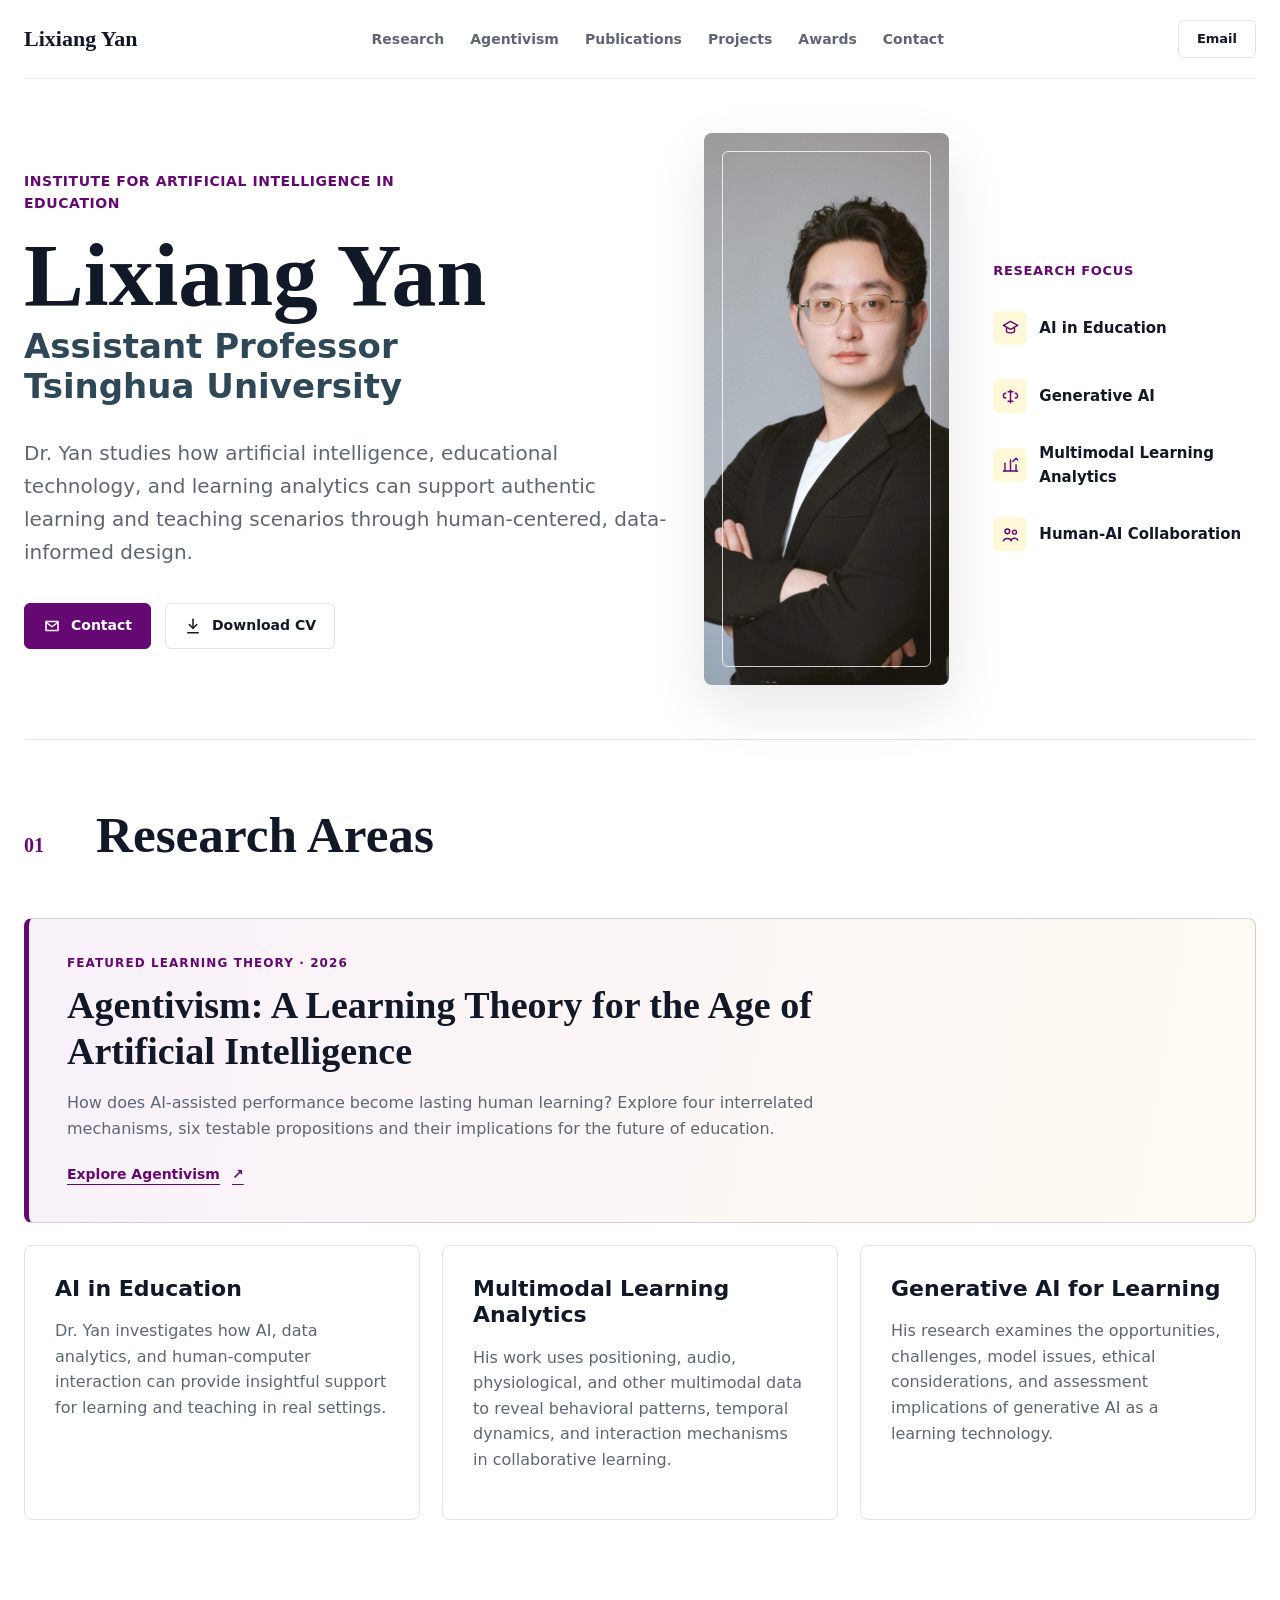
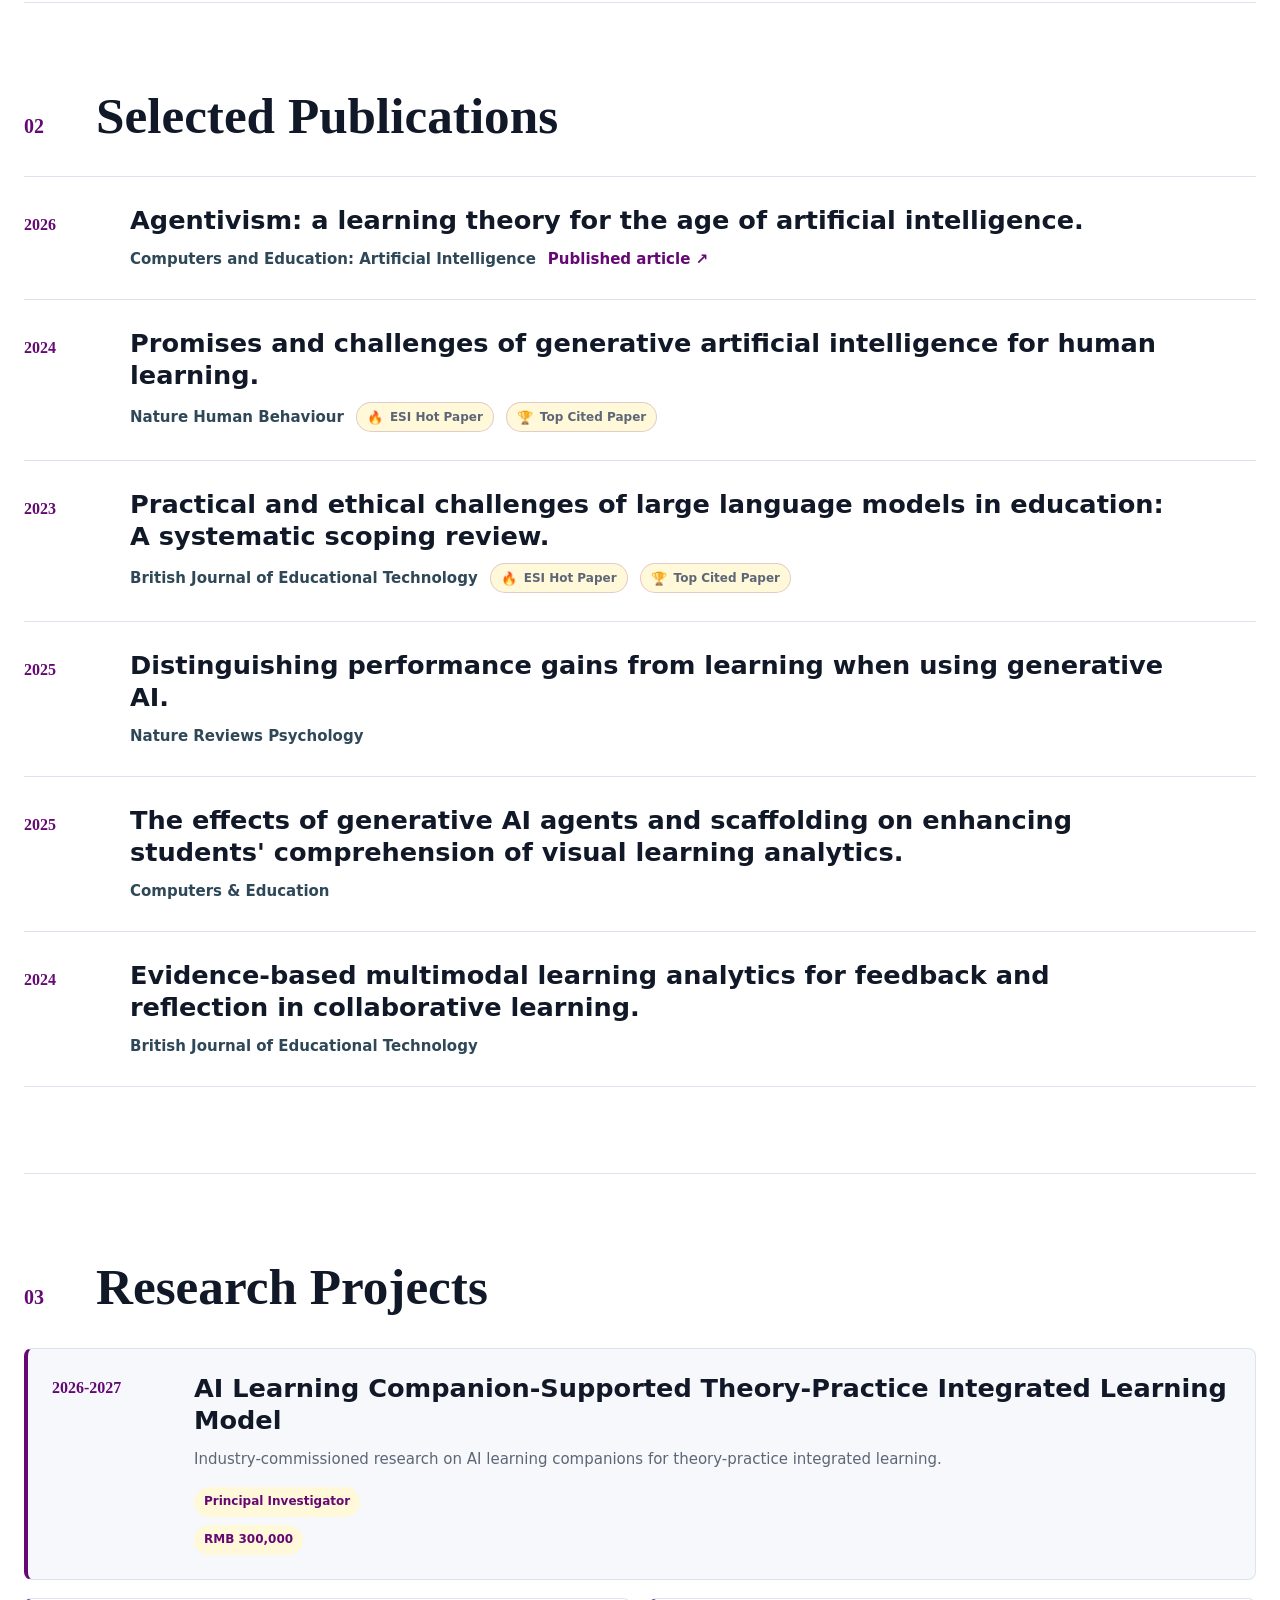
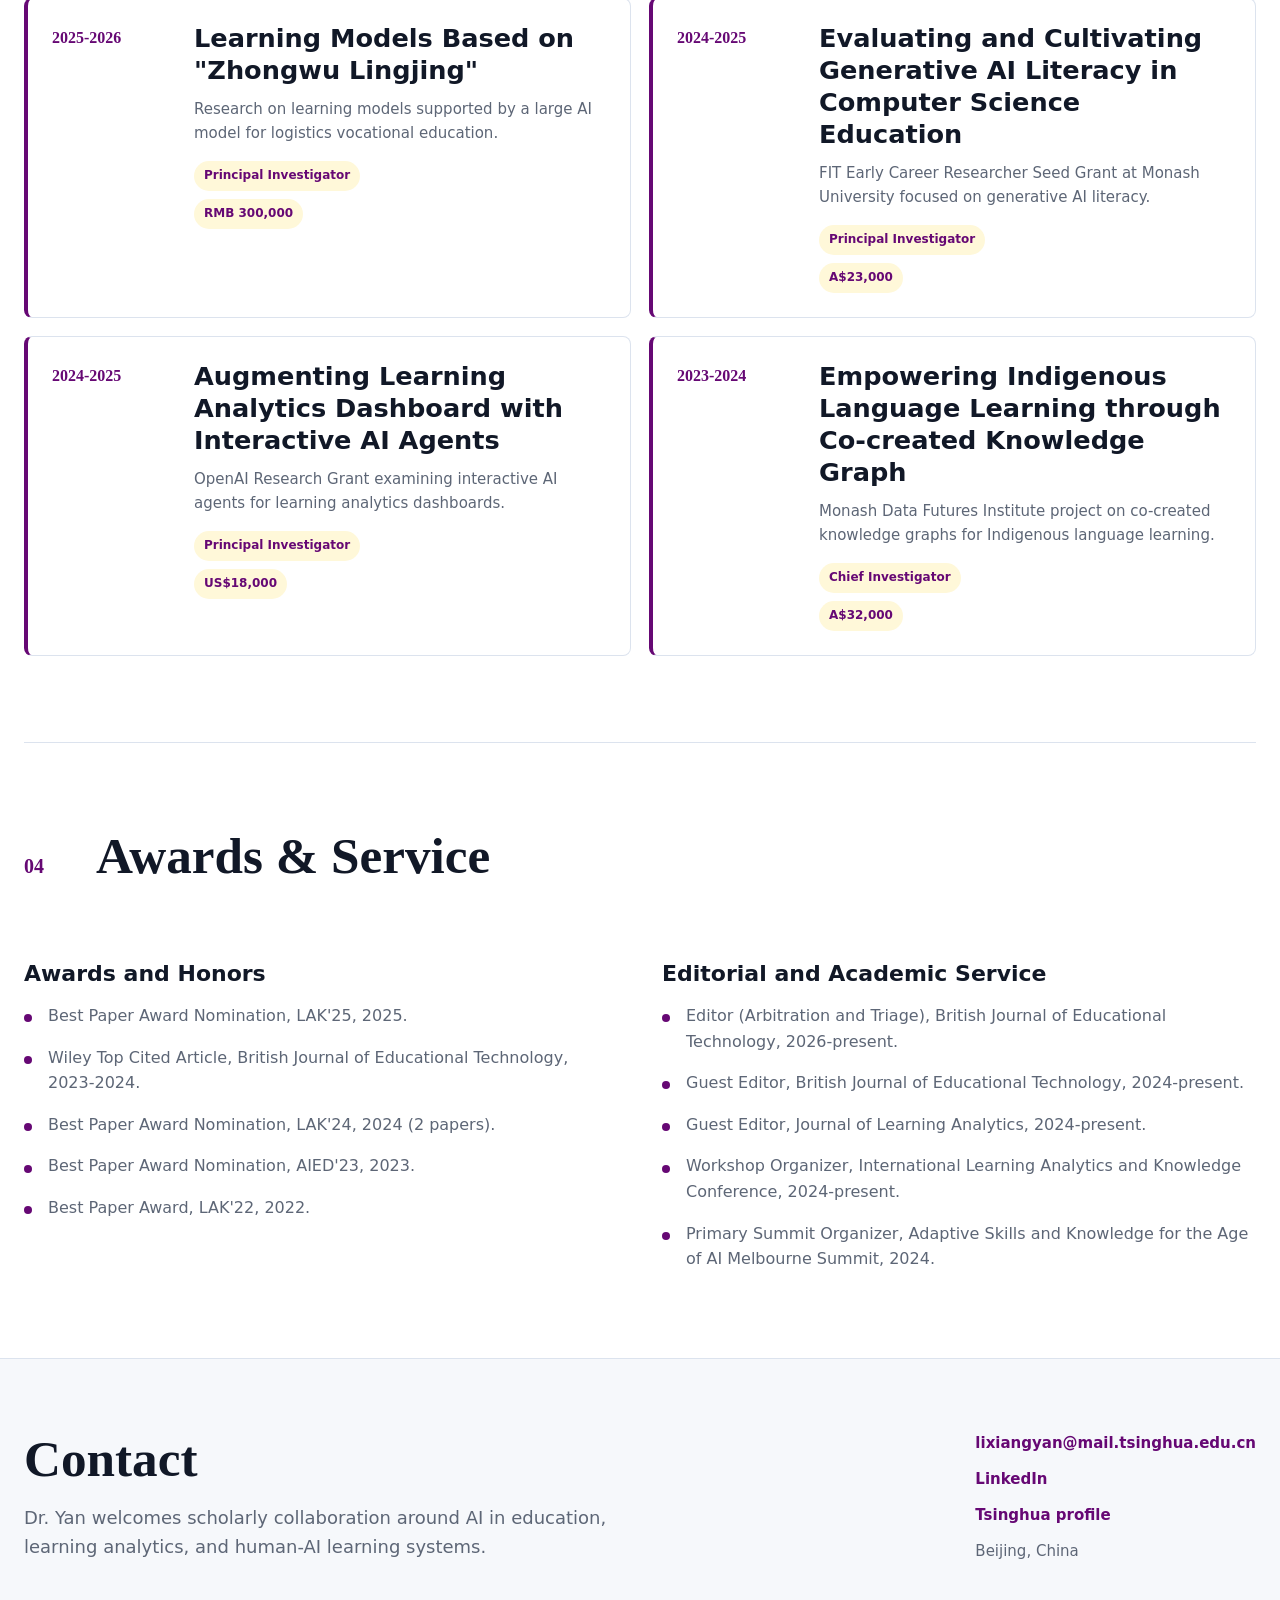
<file: index.html>
<!doctype html>
<html lang="en">
  <head>
    <meta charset="utf-8" />
    <meta name="viewport" content="width=device-width, initial-scale=1" />
    <title>Lixiang Yan | Academic Portfolio</title>
    <meta
      name="description"
      content="Academic portfolio for Dr. Lixiang Yan, Assistant Professor at the Institute for Artificial Intelligence in Education, Tsinghua University."
    />
    <link rel="stylesheet" href="styles.css" />
  </head>
  <body>
    <header class="site-header">
      <a class="wordmark" href="#top" aria-label="Lixiang Yan home">Lixiang Yan</a>
      <nav class="nav" aria-label="Primary navigation">
        <a href="#research">Research</a>
        <a href="agentivism/">Agentivism</a>
        <a href="#publications">Publications</a>
        <a href="#projects">Projects</a>
        <a href="#awards">Awards</a>
        <a href="#contact">Contact</a>
      </nav>
      <a class="header-action" href="mailto:lixiangyan@mail.tsinghua.edu.cn">Email</a>
    </header>

    <main id="top">
      <section class="hero section-shell" aria-labelledby="hero-title">
        <div class="hero-copy">
          <p class="institution">Institute for Artificial Intelligence in Education</p>
          <h1 id="hero-title">Lixiang Yan</h1>
          <p class="role">
            Assistant Professor<br />
            Tsinghua University
          </p>
          <p class="hero-summary">
            Dr. Yan studies how artificial intelligence, educational technology, and learning analytics can support authentic learning and teaching scenarios through human-centered, data-informed design.
          </p>
          <div class="hero-actions" aria-label="Profile actions">
            <a class="button button-primary" href="mailto:lixiangyan@mail.tsinghua.edu.cn">
              <svg aria-hidden="true" viewBox="0 0 24 24">
                <path d="M4 6h16v12H4z" />
                <path d="m4 7 8 6 8-6" />
              </svg>
              Contact
            </a>
            <a class="button button-secondary" href="Lixiang%20Yan%20-%20Faculty%20CV.pdf">
              <svg aria-hidden="true" viewBox="0 0 24 24">
                <path d="M12 3v12" />
                <path d="m7 10 5 5 5-5" />
                <path d="M5 21h14" />
              </svg>
              Download CV
            </a>
          </div>
        </div>

        <div class="portrait-panel">
          <img src="profile.png" alt="Portrait of Dr. Lixiang Yan" />
        </div>

        <aside class="focus-panel" aria-label="Research focus">
          <h2>Research Focus</h2>
          <ul>
            <li>
              <span class="line-icon" aria-hidden="true">
                <svg viewBox="0 0 24 24"><path d="M3 8 12 3l9 5-9 5z" /><path d="M7 11v5c2 2 8 2 10 0v-5" /></svg>
              </span>
              AI in Education
            </li>
            <li>
              <span class="line-icon" aria-hidden="true">
                <svg viewBox="0 0 24 24"><path d="M12 4v16" /><path d="M6 8a3 3 0 1 0 0 6" /><path d="M18 8a3 3 0 1 1 0 6" /><path d="M9 6h6" /><path d="M9 18h6" /></svg>
              </span>
              Generative AI
            </li>
            <li>
              <span class="line-icon" aria-hidden="true">
                <svg viewBox="0 0 24 24"><path d="M5 19V9" /><path d="M12 19V5" /><path d="M19 19v-8" /><path d="M3 19h18" /><path d="m15 7 4-4 2 2" /></svg>
              </span>
              Multimodal Learning Analytics
            </li>
            <li>
              <span class="line-icon" aria-hidden="true">
                <svg viewBox="0 0 24 24"><circle cx="8" cy="8" r="3" /><circle cx="17" cy="9" r="2.5" /><path d="M3 20c1-4 9-4 10 0" /><path d="M13 19c1-3 7-3 8 0" /></svg>
              </span>
              Human-AI Collaboration
            </li>
          </ul>
        </aside>
      </section>

      <section id="research" class="section-shell research-grid" aria-labelledby="research-title">
        <div class="section-heading">
          <span>01</span>
          <h2 id="research-title">Research Areas</h2>
        </div>
        <article class="research-card agentivism-feature">
          <div class="agentivism-feature-kicker">Featured learning theory · 2026</div>
          <h3>Agentivism: A Learning Theory for the Age of Artificial Intelligence</h3>
          <p>How does AI-assisted performance become lasting human learning? Explore four interrelated mechanisms, six testable propositions and their implications for the future of education.</p>
          <a class="agentivism-feature-link" href="agentivism/">Explore Agentivism <span aria-hidden="true">↗</span></a>
        </article>
        <article class="research-card">
          <h3>AI in Education</h3>
          <p>
            Dr. Yan investigates how AI, data analytics, and human-computer interaction can provide insightful support for learning and teaching in real settings.
          </p>
        </article>
        <article class="research-card">
          <h3>Multimodal Learning Analytics</h3>
          <p>
            His work uses positioning, audio, physiological, and other multimodal data to reveal behavioral patterns, temporal dynamics, and interaction mechanisms in collaborative learning.
          </p>
        </article>
        <article class="research-card">
          <h3>Generative AI for Learning</h3>
          <p>
            His research examines the opportunities, challenges, model issues, ethical considerations, and assessment implications of generative AI as a learning technology.
          </p>
        </article>
      </section>

      <section id="publications" class="section-shell split-section" aria-labelledby="publications-title">
        <div class="section-heading">
          <span>02</span>
          <h2 id="publications-title">Selected Publications</h2>
        </div>
        <div class="publication-list">
          <article class="publication">
            <span class="pub-year">2026</span>
            <div class="pub-body">
              <h3><a href="agentivism/">Agentivism: a learning theory for the age of artificial intelligence.</a></h3>
              <p class="journal"><strong>Computers and Education: Artificial Intelligence</strong> <a href="https://doi.org/10.1016/j.caeai.2026.100684" target="_blank" rel="noopener noreferrer">Published article ↗</a></p>
            </div>
          </article>
          <article class="publication">
            <span class="pub-year">2024</span>
            <div class="pub-body">
              <h3>
                <a href="https://doi.org/10.1038/s41562-024-02004-5" target="_blank" rel="noopener noreferrer">
                  Promises and challenges of generative artificial intelligence for human learning.
                </a>
              </h3>
              <p class="journal">
                <strong>Nature Human Behaviour</strong>
                <span class="pub-tag"><span aria-hidden="true">🔥</span> ESI Hot Paper</span>
                <span class="pub-tag"><span aria-hidden="true">🏆</span> Top Cited Paper</span>
              </p>
            </div>
          </article>
          <article class="publication">
            <span class="pub-year">2023</span>
            <div class="pub-body">
              <h3>
                <a href="https://doi.org/10.1111/bjet.13370" target="_blank" rel="noopener noreferrer">
                  Practical and ethical challenges of large language models in education: A systematic scoping review.
                </a>
              </h3>
              <p class="journal">
                <strong>British Journal of Educational Technology</strong>
                <span class="pub-tag"><span aria-hidden="true">🔥</span> ESI Hot Paper</span>
                <span class="pub-tag"><span aria-hidden="true">🏆</span> Top Cited Paper</span>
              </p>
            </div>
          </article>
          <article class="publication">
            <span class="pub-year">2025</span>
            <div class="pub-body">
              <h3>
                <a href="https://doi.org/10.1038/s44159-025-00467-5" target="_blank" rel="noopener noreferrer">
                  Distinguishing performance gains from learning when using generative AI.
                </a>
              </h3>
              <p class="journal"><strong>Nature Reviews Psychology</strong></p>
            </div>
          </article>
          <article class="publication">
            <span class="pub-year">2025</span>
            <div class="pub-body">
              <h3>
                <a href="https://doi.org/10.1016/j.compedu.2025.105322" target="_blank" rel="noopener noreferrer">
                  The effects of generative AI agents and scaffolding on enhancing students' comprehension of visual learning analytics.
                </a>
              </h3>
              <p class="journal"><strong>Computers & Education</strong></p>
            </div>
          </article>
          <article class="publication">
            <span class="pub-year">2024</span>
            <div class="pub-body">
              <h3>
                <a href="https://doi.org/10.1111/bjet.13498" target="_blank" rel="noopener noreferrer">
                  Evidence-based multimodal learning analytics for feedback and reflection in collaborative learning.
                </a>
              </h3>
              <p class="journal"><strong>British Journal of Educational Technology</strong></p>
            </div>
          </article>
        </div>
      </section>

      <section id="projects" class="section-shell projects-section" aria-labelledby="projects-title">
        <div class="section-heading">
          <span>03</span>
          <h2 id="projects-title">Research Projects</h2>
        </div>
        <div class="timeline">
          <article class="timeline-item">
            <time>2026-2027</time>
            <div class="project-content">
              <h3>AI Learning Companion-Supported Theory-Practice Integrated Learning Model</h3>
              <p>Industry-commissioned research on AI learning companions for theory-practice integrated learning.</p>
              <div class="project-meta">
                <span class="project-role">Principal Investigator</span>
                <span class="project-amount">RMB 300,000</span>
              </div>
            </div>
          </article>
          <article class="timeline-item">
            <time>2025-2026</time>
            <div class="project-content">
              <h3>Learning Models Based on "Zhongwu Lingjing"</h3>
              <p>Research on learning models supported by a large AI model for logistics vocational education.</p>
              <div class="project-meta">
                <span class="project-role">Principal Investigator</span>
                <span class="project-amount">RMB 300,000</span>
              </div>
            </div>
          </article>
          <article class="timeline-item">
            <time>2024-2025</time>
            <div class="project-content">
              <h3>Evaluating and Cultivating Generative AI Literacy in Computer Science Education</h3>
              <p>FIT Early Career Researcher Seed Grant at Monash University focused on generative AI literacy.</p>
              <div class="project-meta">
                <span class="project-role">Principal Investigator</span>
                <span class="project-amount">A$23,000</span>
              </div>
            </div>
          </article>
          <article class="timeline-item">
            <time>2024-2025</time>
            <div class="project-content">
              <h3>Augmenting Learning Analytics Dashboard with Interactive AI Agents</h3>
              <p>OpenAI Research Grant examining interactive AI agents for learning analytics dashboards.</p>
              <div class="project-meta">
                <span class="project-role">Principal Investigator</span>
                <span class="project-amount">US$18,000</span>
              </div>
            </div>
          </article>
          <article class="timeline-item">
            <time>2023-2024</time>
            <div class="project-content">
              <h3>Empowering Indigenous Language Learning through Co-created Knowledge Graph</h3>
              <p>Monash Data Futures Institute project on co-created knowledge graphs for Indigenous language learning.</p>
              <div class="project-meta">
                <span class="project-role">Chief Investigator</span>
                <span class="project-amount">A$32,000</span>
              </div>
            </div>
          </article>
        </div>
      </section>

      <section id="awards" class="section-shell awards-grid" aria-labelledby="awards-title">
        <div class="section-heading">
          <span>04</span>
          <h2 id="awards-title">Awards & Service</h2>
        </div>
        <article>
          <h3>Awards and Honors</h3>
          <ul class="clean-list">
            <li>Best Paper Award Nomination, LAK'25, 2025.</li>
            <li>Wiley Top Cited Article, British Journal of Educational Technology, 2023-2024.</li>
            <li>Best Paper Award Nomination, LAK'24, 2024 (2 papers).</li>
            <li>Best Paper Award Nomination, AIED'23, 2023.</li>
            <li>Best Paper Award, LAK'22, 2022.</li>
          </ul>
        </article>
        <article>
          <h3>Editorial and Academic Service</h3>
          <ul class="clean-list">
            <li>Editor (Arbitration and Triage), British Journal of Educational Technology, 2026-present.</li>
            <li>Guest Editor, British Journal of Educational Technology, 2024-present.</li>
            <li>Guest Editor, Journal of Learning Analytics, 2024-present.</li>
            <li>Workshop Organizer, International Learning Analytics and Knowledge Conference, 2024-present.</li>
            <li>Primary Summit Organizer, Adaptive Skills and Knowledge for the Age of AI Melbourne Summit, 2024.</li>
          </ul>
        </article>
      </section>

      <section id="contact" class="contact-band" aria-labelledby="contact-title">
        <div class="section-shell contact-inner">
          <div>
            <h2 id="contact-title">Contact</h2>
            <p>Dr. Yan welcomes scholarly collaboration around AI in education, learning analytics, and human-AI learning systems.</p>
          </div>
          <address>
            <a href="mailto:lixiangyan@mail.tsinghua.edu.cn">lixiangyan@mail.tsinghua.edu.cn</a>
            <a href="https://www.linkedin.com/in/jimmieyan/" target="_blank" rel="noopener noreferrer">LinkedIn</a>
            <a href="https://www.ioe.tsinghua.edu.cn/info/1131/3718.htm" target="_blank" rel="noopener noreferrer">Tsinghua profile</a>
            <span>Beijing, China</span>
          </address>
        </div>
      </section>
    </main>

    <script src="script.js"></script>
  </body>
</html>
</file>
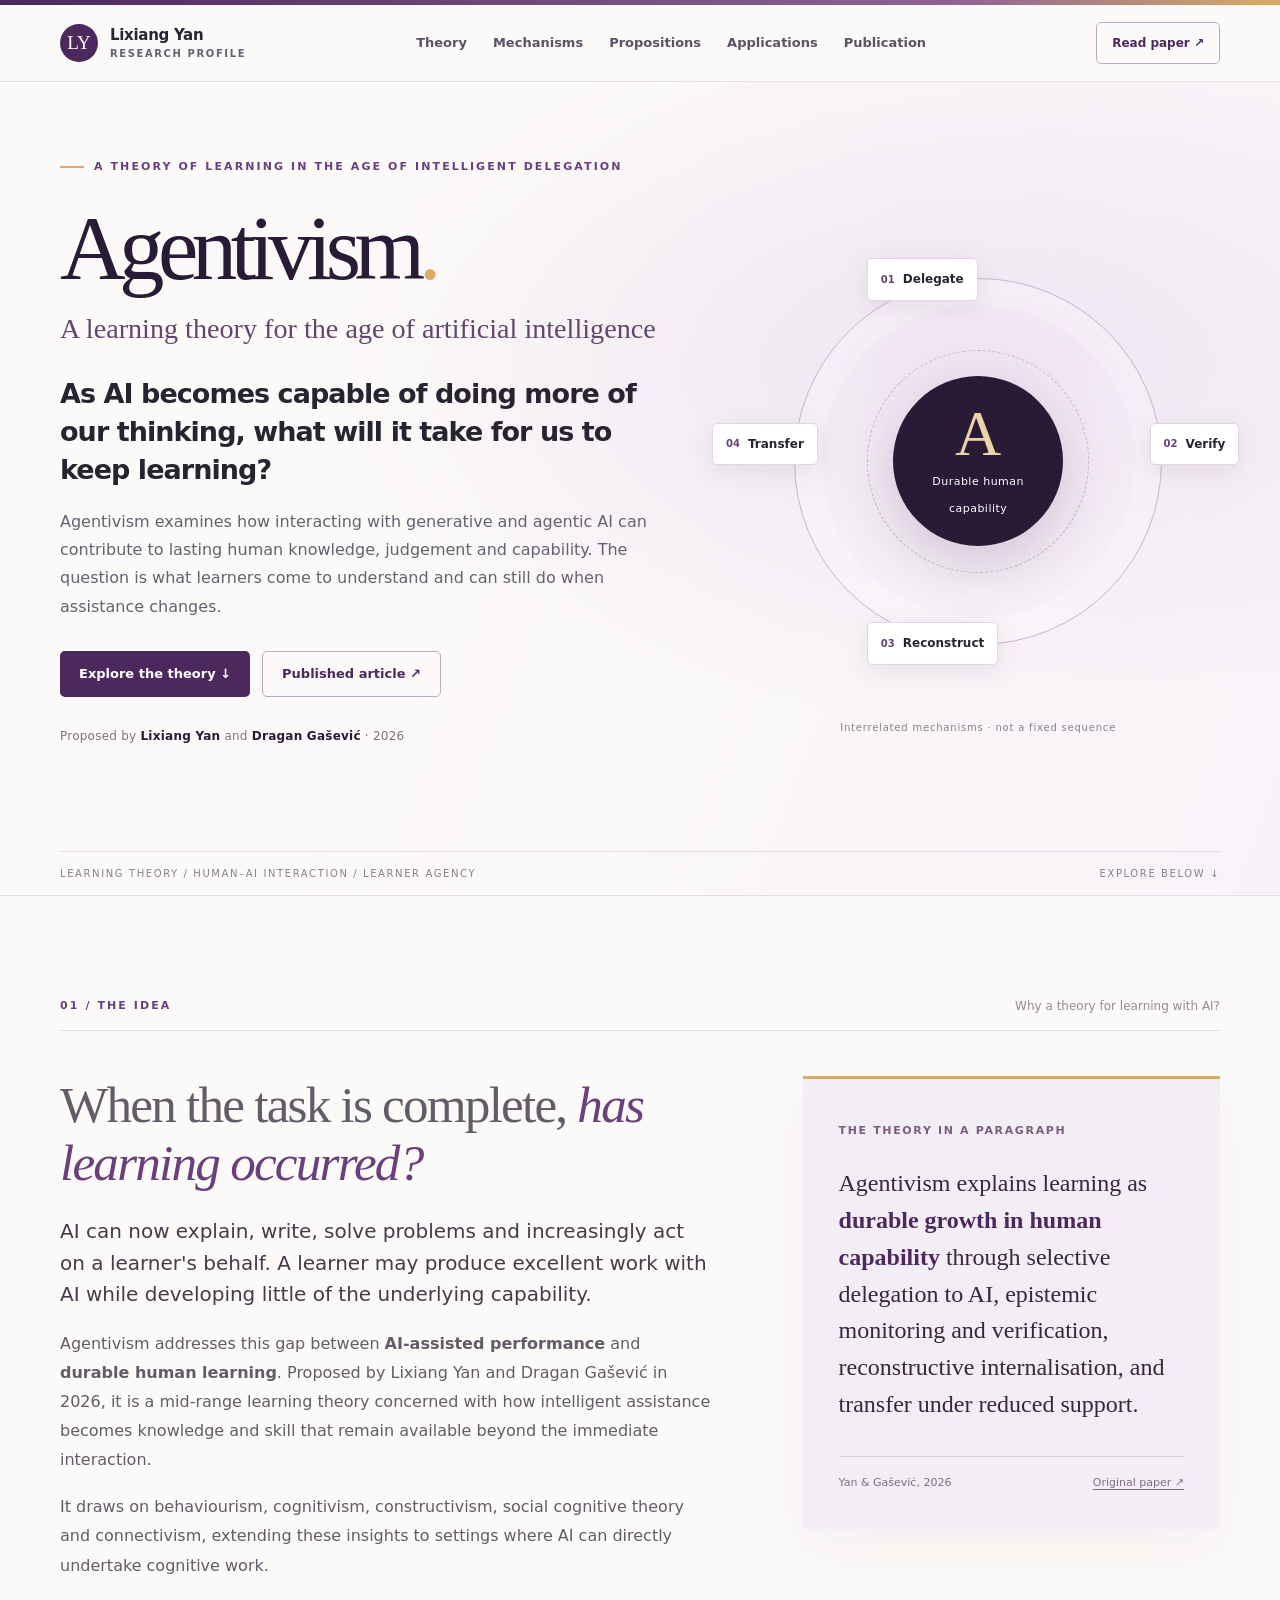
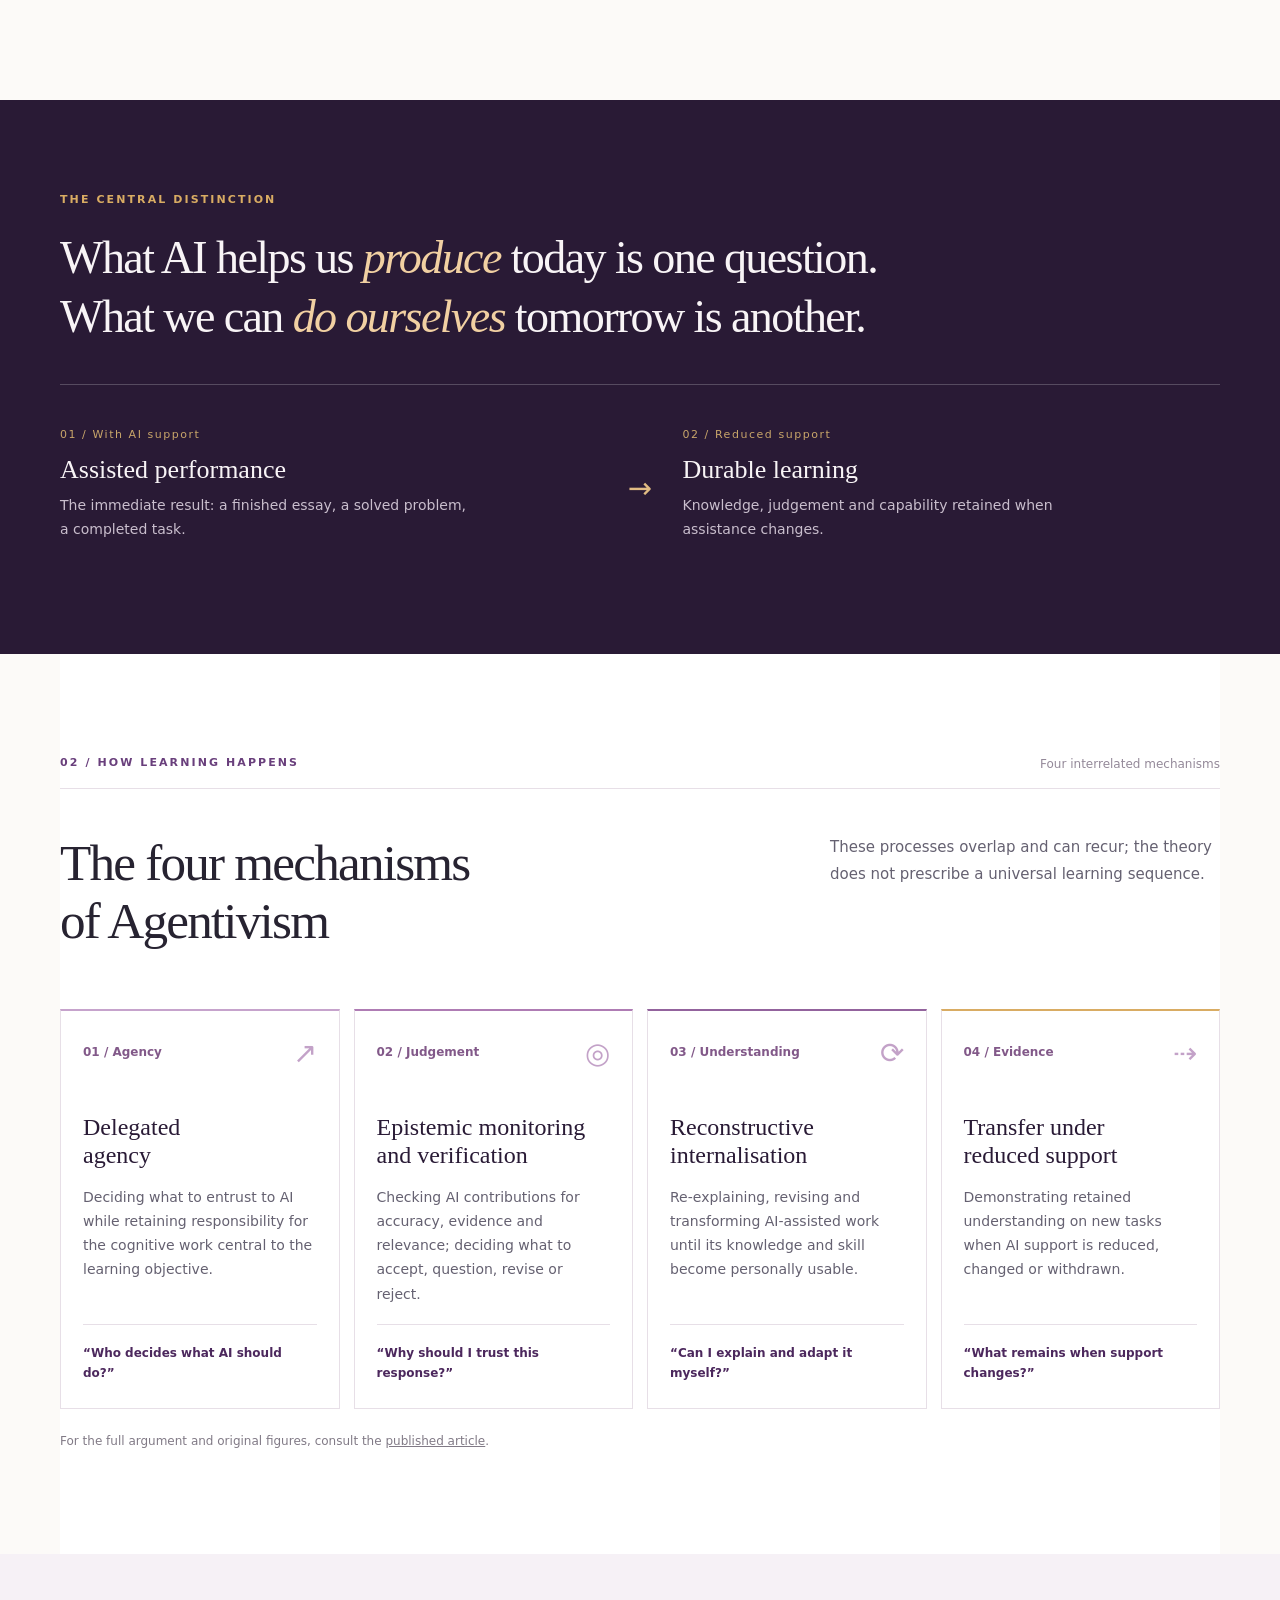
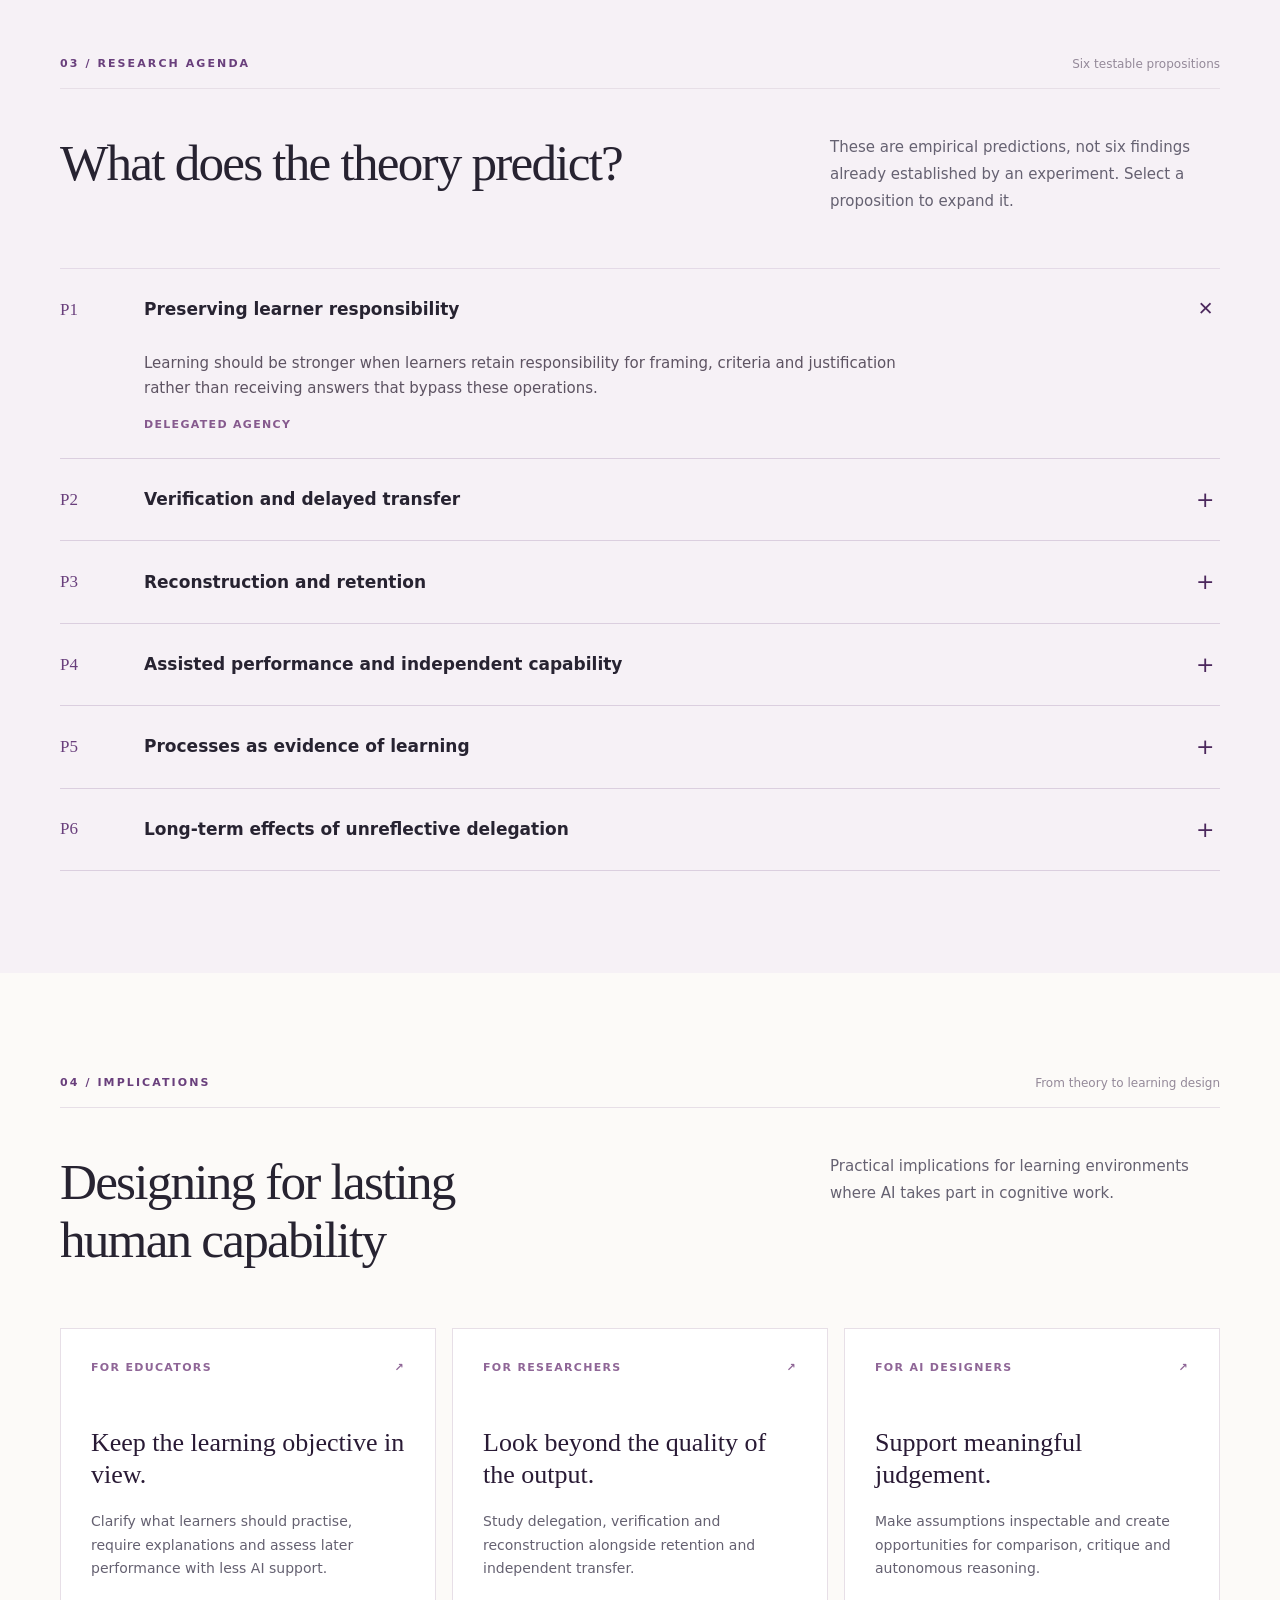
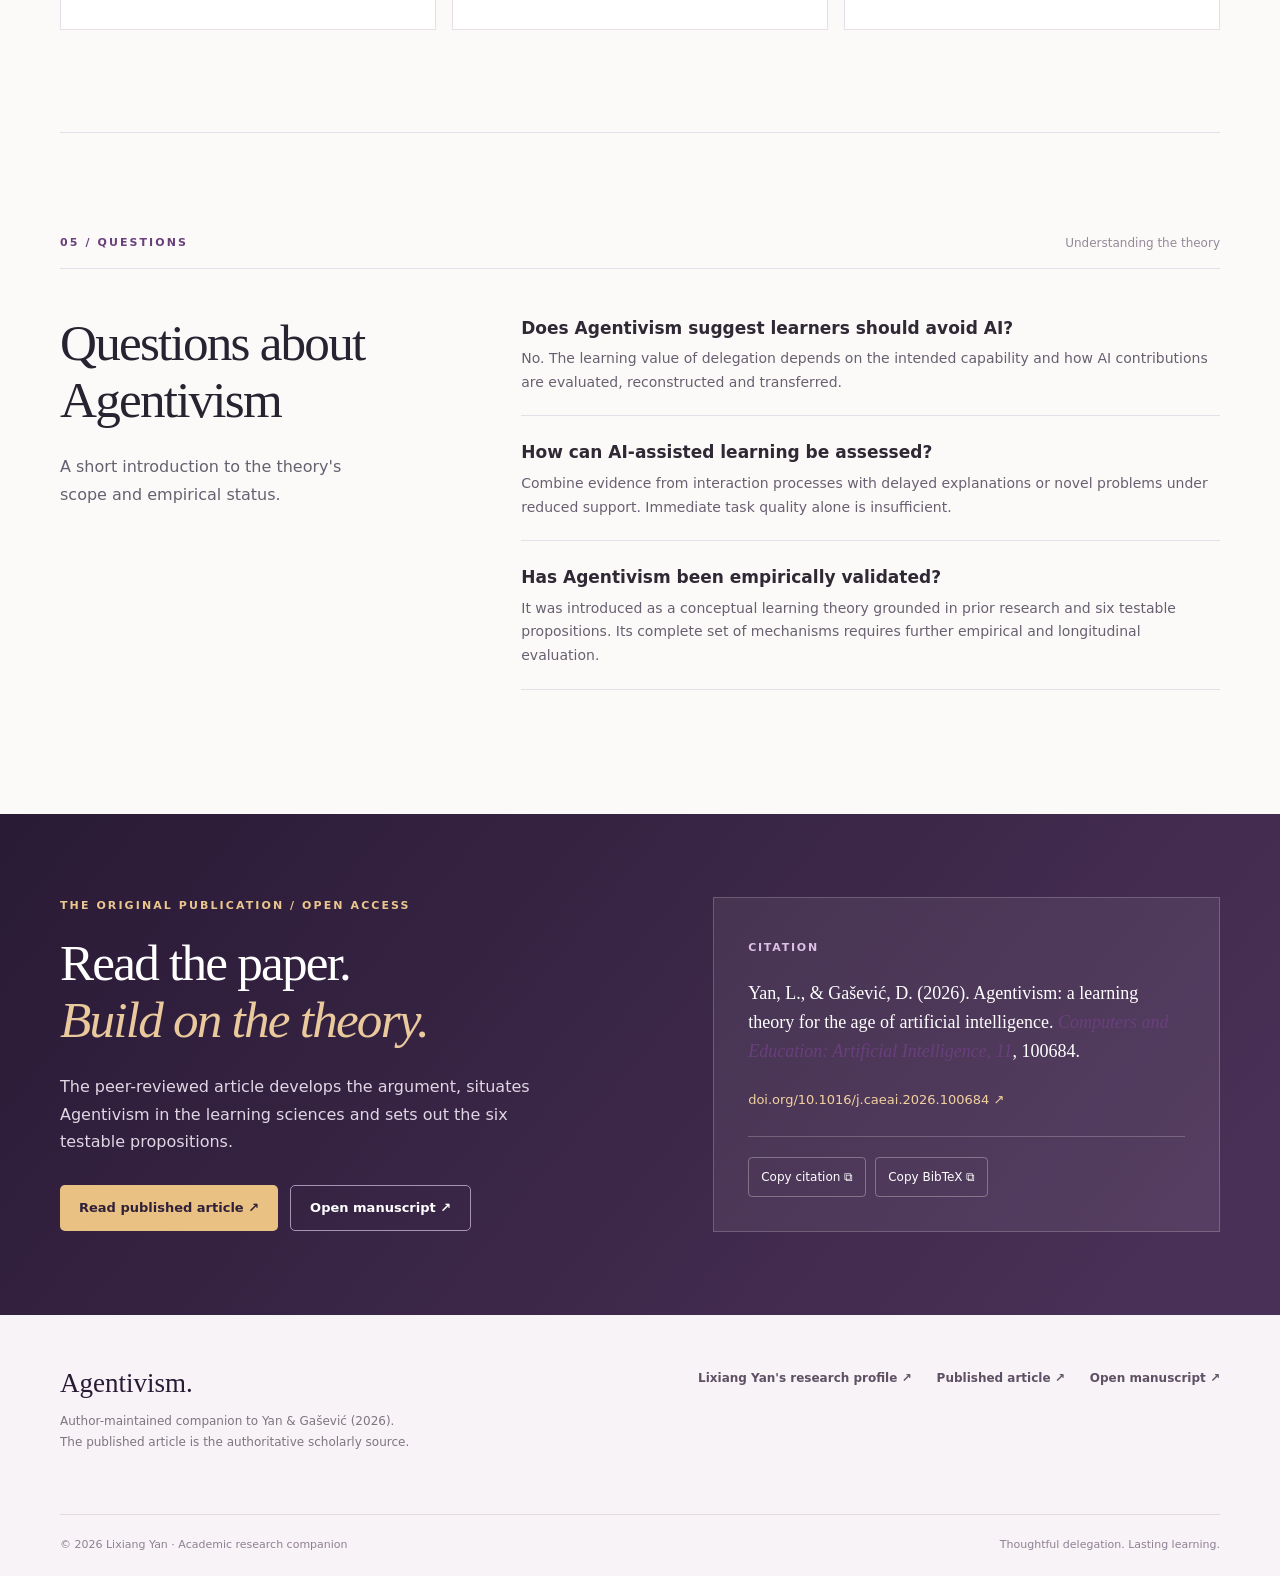
<file: agentivism/index.html>
<!doctype html>
<html lang="en-AU"><head>
<meta charset="utf-8"><meta name="viewport" content="width=device-width, initial-scale=1">
<meta name="theme-color" content="#4c285d">
<title>Agentivism | A Learning Theory for the Age of Artificial Intelligence</title>
<meta name="description" content="Agentivism by Lixiang Yan and Dragan Gašević (2026): an accessible guide to four mechanisms and six propositions of human learning with generative and agentic AI.">
<meta name="author" content="Lixiang Yan and Dragan Gašević"><meta name="robots" content="index,follow,max-image-preview:large">
<link rel="canonical" href="https://jimmieylx.github.io/lixiangyan-academic-portfolio/agentivism/">
<link rel="stylesheet" href="styles.css"><link rel="icon" type="image/svg+xml" href="favicon.svg">
<meta property="og:type" content="article"><meta property="og:site_name" content="Lixiang Yan | Research">
<meta property="og:title" content="Agentivism — A Learning Theory for the Age of Artificial Intelligence">
<meta property="og:description" content="When AI can do more of our thinking, what turns assisted performance into lasting human learning? Explore Agentivism.">
<meta property="og:url" content="https://jimmieylx.github.io/lixiangyan-academic-portfolio/agentivism/">
<meta name="twitter:card" content="summary">
<script type="application/ld+json">
{"@context":"https://schema.org","@graph":[{"@type":"WebPage","name":"Agentivism — A Learning Theory for the Age of Artificial Intelligence","url":"https://jimmieylx.github.io/lixiangyan-academic-portfolio/agentivism/","author":[{"@type":"Person","name":"Lixiang Yan"},{"@type":"Person","name":"Dragan Gašević"}],"about":{"@type":"DefinedTerm","name":"Agentivism","description":"A mid-range learning theory for human–AI interaction."},"citation":"https://doi.org/10.1016/j.caeai.2026.100684"},{"@type":"ScholarlyArticle","@id":"https://doi.org/10.1016/j.caeai.2026.100684","name":"Agentivism: a learning theory for the age of artificial intelligence","author":[{"@type":"Person","name":"Lixiang Yan"},{"@type":"Person","name":"Dragan Gašević"}],"datePublished":"2026","isAccessibleForFree":true,"identifier":{"@type":"PropertyValue","propertyID":"DOI","value":"10.1016/j.caeai.2026.100684"},"isPartOf":{"@type":"Periodical","name":"Computers and Education: Artificial Intelligence"},"volumeNumber":"11","pagination":"100684"}]}
</script>
</head><body>
<a class="skip" href="#main">Skip to content</a><div class="topline" aria-hidden="true"></div>
<header class="header"><div class="container navwrap">
<a class="brand" href="../" aria-label="Lixiang Yan research profile"><span class="brand-icon">LY</span><span class="brand-name">Lixiang Yan<small>Research profile</small></span></a>
<nav class="nav" aria-label="Page navigation"><a href="#about">Theory</a><a href="#mechanisms">Mechanisms</a><a href="#propositions">Propositions</a><a href="#applications">Applications</a><a href="#publication">Publication</a></nav>
<a class="nav-cta" href="https://doi.org/10.1016/j.caeai.2026.100684" target="_blank" rel="noopener noreferrer">Read paper ↗</a>
</div></header>
<main id="main">
<section class="hero" aria-labelledby="page-title"><div class="container hero-grid"><div>
<p class="eyebrow">A theory of learning in the age of intelligent delegation</p>
<h1 id="page-title">Agentivism<span>.</span></h1>
<p class="hero-tagline">A learning theory for the age of artificial intelligence</p>
<p class="hero-question">As AI becomes capable of doing more of our thinking, what will it take for us to keep learning?</p>
<p class="hero-description">Agentivism examines how interacting with generative and agentic AI can contribute to lasting human knowledge, judgement and capability. The question is what learners come to understand and can still do when assistance changes.</p>
<div class="actions"><a class="btn btn-primary" href="#about">Explore the theory ↓</a><a class="btn btn-outline" href="https://doi.org/10.1016/j.caeai.2026.100684" target="_blank" rel="noopener noreferrer">Published article ↗</a></div>
<p class="byline">Proposed by <strong>Lixiang Yan</strong> and <strong>Dragan Gašević</strong> · 2026</p>
</div><div class="theory-visual" role="img" aria-label="Four interrelated mechanisms surround durable human capability: delegation, verification, reconstruction and transfer.">
<div class="visual-circle"></div><div class="visual-circle second"></div><div class="visual-centre"><div><strong>A</strong><br><span>Durable human<br>capability</span></div></div>
<div class="node one"><b>01</b> Delegate</div><div class="node two"><b>02</b> Verify</div><div class="node three"><b>03</b> Reconstruct</div><div class="node four"><b>04</b> Transfer</div>
<span class="visual-caption">Interrelated mechanisms · not a fixed sequence</span></div></div>
<div class="container hero-bottom"><span>Learning theory / Human–AI interaction / Learner agency</span><span>Explore below ↓</span></div></section>
<section id="about" class="container section" aria-labelledby="about-title">
<div class="meta"><span class="kicker">01 / The idea</span><span>Why a theory for learning with AI?</span></div>
<div class="two-col"><div class="prose">
<h2 id="about-title">When the task is complete, <em>has learning occurred?</em></h2>
<p class="lead">AI can now explain, write, solve problems and increasingly act on a learner's behalf. A learner may produce excellent work with AI while developing little of the underlying capability.</p>
<p>Agentivism addresses this gap between <strong>AI-assisted performance</strong> and <strong>durable human learning</strong>. Proposed by Lixiang Yan and Dragan Gašević in 2026, it is a mid-range learning theory concerned with how intelligent assistance becomes knowledge and skill that remain available beyond the immediate interaction.</p>
<p>It draws on behaviourism, cognitivism, constructivism, social cognitive theory and connectivism, extending these insights to settings where AI can directly undertake cognitive work.</p></div>
<aside class="definition"><span class="small-label">The theory in a paragraph</span>
<p>Agentivism explains learning as <strong>durable growth in human capability</strong> through selective delegation to AI, epistemic monitoring and verification, reconstructive internalisation, and transfer under reduced support.</p>
<footer><span>Yan &amp; Gašević, 2026</span><a href="#publication">Original paper ↗</a></footer></aside></div></section>
<section class="contrast" aria-labelledby="distinction-title"><div class="container"><span class="kicker">The central distinction</span>
<h2 id="distinction-title">What AI helps us <em>produce</em> today is one question.<br>What we can <em>do ourselves</em> tomorrow is another.</h2>
<div class="comparison"><article><span class="num">01 / With AI support</span><h3>Assisted performance</h3><p>The immediate result: a finished essay, a solved problem, a completed task.</p></article>
<div class="comparison-arrow" aria-hidden="true">→</div><article><span class="num">02 / Reduced support</span><h3>Durable learning</h3><p>Knowledge, judgement and capability retained when assistance changes.</p></article></div></div></section>
<section id="mechanisms" class="container section mechanisms" aria-labelledby="mechanisms-title">
<div class="meta"><span class="kicker">02 / How learning happens</span><span>Four interrelated mechanisms</span></div>
<div class="section-heading"><h2 id="mechanisms-title">The four mechanisms<br>of Agentivism</h2><p>These processes overlap and can recur; the theory does not prescribe a universal learning sequence.</p></div>
<div class="mechanism-grid">
<article class="mechanism"><div class="mechanism-top"><span>01 / Agency</span><span class="glyph" aria-hidden="true">↗</span></div><h3>Delegated<br>agency</h3><p>Deciding what to entrust to AI while retaining responsibility for the cognitive work central to the learning objective.</p><q>Who decides what AI should do?</q></article>
<article class="mechanism"><div class="mechanism-top"><span>02 / Judgement</span><span class="glyph" aria-hidden="true">◎</span></div><h3>Epistemic monitoring<br>and verification</h3><p>Checking AI contributions for accuracy, evidence and relevance; deciding what to accept, question, revise or reject.</p><q>Why should I trust this response?</q></article>
<article class="mechanism"><div class="mechanism-top"><span>03 / Understanding</span><span class="glyph" aria-hidden="true">⟳</span></div><h3>Reconstructive<br>internalisation</h3><p>Re-explaining, revising and transforming AI-assisted work until its knowledge and skill become personally usable.</p><q>Can I explain and adapt it myself?</q></article>
<article class="mechanism"><div class="mechanism-top"><span>04 / Evidence</span><span class="glyph" aria-hidden="true">⇢</span></div><h3>Transfer under<br>reduced support</h3><p>Demonstrating retained understanding on new tasks when AI support is reduced, changed or withdrawn.</p><q>What remains when support changes?</q></article>
</div><p class="note">For the full argument and original figures, consult the <a href="https://doi.org/10.1016/j.caeai.2026.100684">published article</a>.</p></section>
<section id="propositions" class="section proposition-section" aria-labelledby="propositions-title"><div class="container">
<div class="meta"><span class="kicker">03 / Research agenda</span><span>Six testable propositions</span></div>
<div class="section-heading"><h2 id="propositions-title">What does the theory predict?</h2><p>These are empirical predictions, not six findings already established by an experiment. Select a proposition to expand it.</p></div>
<div class="propositions">
<details class="proposition" open><summary><span class="p-number">P1</span><span class="p-title">Preserving learner responsibility</span><span class="plus">+</span></summary><div class="p-detail"><p>Learning should be stronger when learners retain responsibility for framing, criteria and justification rather than receiving answers that bypass these operations.</p><span class="p-tag">Delegated agency</span></div></details>
<details class="proposition"><summary><span class="p-number">P2</span><span class="p-title">Verification and delayed transfer</span><span class="plus">+</span></summary><div class="p-detail"><p>Requiring source checks, comparison or justification of AI uptake should improve delayed transfer even when the task feels less convenient.</p><span class="p-tag">Epistemic monitoring</span></div></details>
<details class="proposition"><summary><span class="p-number">P3</span><span class="p-title">Reconstruction and retention</span><span class="plus">+</span></summary><div class="p-detail"><p>Re-explaining, revising or transforming AI material should produce stronger retained understanding than mainly accepting or lightly editing it.</p><span class="p-tag">Reconstructive internalisation</span></div></details>
<details class="proposition"><summary><span class="p-number">P4</span><span class="p-title">Assisted performance and independent capability</span><span class="plus">+</span></summary><div class="p-detail"><p>When monitoring and reconstruction are minimal, immediate AI-assisted performance should correlate weakly with later independent performance.</p><span class="p-tag">Transfer under reduced support</span></div></details>
<details class="proposition"><summary><span class="p-number">P5</span><span class="p-title">Processes as evidence of learning</span><span class="plus">+</span></summary><div class="p-detail"><p>Interaction measures such as revisions, evidence checks and explanations should predict later learning better than final output quality alone.</p><span class="p-tag">Process-based assessment</span></div></details>
<details class="proposition"><summary><span class="p-number">P6</span><span class="p-title">Long-term effects of unreflective delegation</span><span class="plus">+</span></summary><div class="p-detail"><p>Repeated low-effort delegation without reconstruction should be associated over time with poorer competence calibration and greater dependence on assistance, even when productivity rises.</p><span class="p-tag">Longitudinal learning</span></div></details></div></div></section>
<section id="applications" class="container section" aria-labelledby="applications-title">
<div class="meta"><span class="kicker">04 / Implications</span><span>From theory to learning design</span></div>
<div class="section-heading"><h2 id="applications-title">Designing for lasting<br>human capability</h2><p>Practical implications for learning environments where AI takes part in cognitive work.</p></div>
<div class="app-grid">
<article class="app-card"><div class="app-top"><span>For educators</span><span>↗</span></div><h3>Keep the learning objective in view.</h3><p>Clarify what learners should practise, require explanations and assess later performance with less AI support.</p></article>
<article class="app-card"><div class="app-top"><span>For researchers</span><span>↗</span></div><h3>Look beyond the quality of the output.</h3><p>Study delegation, verification and reconstruction alongside retention and independent transfer.</p></article>
<article class="app-card"><div class="app-top"><span>For AI designers</span><span>↗</span></div><h3>Support meaningful judgement.</h3><p>Make assumptions inspectable and create opportunities for comparison, critique and autonomous reasoning.</p></article>
</div></section>
<section id="questions" class="container section faq" aria-labelledby="faq-title">
<div class="meta"><span class="kicker">05 / Questions</span><span>Understanding the theory</span></div>
<div class="faq-layout"><div><h2 id="faq-title">Questions about<br>Agentivism</h2><p class="faq-lead">A short introduction to the theory's scope and empirical status.</p></div><div>
<article class="faq-item"><h3>Does Agentivism suggest learners should avoid AI?</h3><p>No. The learning value of delegation depends on the intended capability and how AI contributions are evaluated, reconstructed and transferred.</p></article>
<article class="faq-item"><h3>How can AI-assisted learning be assessed?</h3><p>Combine evidence from interaction processes with delayed explanations or novel problems under reduced support. Immediate task quality alone is insufficient.</p></article>
<article class="faq-item"><h3>Has Agentivism been empirically validated?</h3><p>It was introduced as a conceptual learning theory grounded in prior research and six testable propositions. Its complete set of mechanisms requires further empirical and longitudinal evaluation.</p></article>
</div></div></section>
<section id="publication" class="paper" aria-labelledby="paper-title"><div class="container paper-grid"><div>
<p class="kicker">The original publication / Open access</p>
<h2 id="paper-title">Read the paper.<br><em>Build on the theory.</em></h2>
<p>The peer-reviewed article develops the argument, situates Agentivism in the learning sciences and sets out the six testable propositions.</p>
<div class="actions"><a class="btn btn-primary" href="https://doi.org/10.1016/j.caeai.2026.100684" target="_blank" rel="noopener noreferrer">Read published article ↗</a><a class="btn btn-outline" href="https://arxiv.org/abs/2604.07813" target="_blank" rel="noopener noreferrer">Open manuscript ↗</a></div>
</div><div class="citation"><span class="citation-label">Citation</span>
<p>Yan, L., &amp; Gašević, D. (2026). Agentivism: a learning theory for the age of artificial intelligence. <em>Computers and Education: Artificial Intelligence, 11</em>, 100684.</p>
<a class="doi" href="https://doi.org/10.1016/j.caeai.2026.100684">doi.org/10.1016/j.caeai.2026.100684 ↗</a>
<div class="copy-controls"><button type="button" data-copy="citation">Copy citation ⧉</button><button type="button" data-copy="bibtex">Copy BibTeX ⧉</button></div>
<span class="visually-hidden" id="copy-feedback" role="status" aria-live="polite"></span>
</div></div></section></main>
<footer class="footer"><div class="container footer-top"><div><strong>Agentivism.</strong><p>Author-maintained companion to Yan &amp; Gašević (2026).<br>The published article is the authoritative scholarly source.</p></div>
<nav class="footer-links" aria-label="Footer links"><a href="../">Lixiang Yan's research profile ↗</a><a href="https://doi.org/10.1016/j.caeai.2026.100684">Published article ↗</a><a href="https://arxiv.org/abs/2604.07813">Open manuscript ↗</a></nav></div>
<div class="container footer-bottom"><span>© 2026 Lixiang Yan · Academic research companion</span><span>Thoughtful delegation. Lasting learning.</span></div></footer>
<script src="site.js" defer></script>
</body></html>
</file>
<file: styles.css>
:root {
  --bg: #ffffff;
  --surface: #f6f8fb;
  --surface-strong: #eef2f7;
  --ink: #111827;
  --muted: #5d6676;
  --soft: #8a94a6;
  --line: #dce3ee;
  --tsinghua-purple: #660874;
  --tsinghua-gold: #e6c84f;
  --accent: var(--tsinghua-purple);
  --accent-deep: #4e0659;
  --accent-soft: #f6edf8;
  --gold-soft: #fff8d9;
  --blue-gray: #2f4858;
  --shadow: 0 22px 60px rgba(17, 24, 39, 0.1);
  --max: 1280px;
}

* {
  box-sizing: border-box;
}

html {
  scroll-behavior: smooth;
}

body {
  margin: 0;
  background: var(--bg);
  color: var(--ink);
  font-family:
    Inter, ui-sans-serif, system-ui, -apple-system, BlinkMacSystemFont, "Segoe UI",
    sans-serif;
  line-height: 1.6;
  text-rendering: optimizeLegibility;
}

img {
  display: block;
  max-width: 100%;
}

a {
  color: inherit;
  text-decoration: none;
}

.site-header {
  position: sticky;
  top: 0;
  z-index: 20;
  display: grid;
  grid-template-columns: auto 1fr auto;
  align-items: center;
  gap: 32px;
  width: min(100% - 48px, var(--max));
  margin: 0 auto;
  padding: 20px 0;
  background: rgba(255, 255, 255, 0.88);
  backdrop-filter: blur(18px);
  border-bottom: 1px solid rgba(220, 227, 238, 0.7);
}

.site-header.is-scrolled {
  box-shadow: 0 14px 28px rgba(17, 24, 39, 0.06);
}

.wordmark {
  font-family: Georgia, "Times New Roman", serif;
  font-size: 22px;
  font-weight: 700;
  letter-spacing: 0;
}

.nav {
  display: flex;
  justify-content: center;
  gap: 26px;
  color: var(--muted);
  font-size: 14px;
  font-weight: 600;
}

.nav a,
.header-action,
.button {
  transition:
    color 180ms ease,
    border-color 180ms ease,
    background 180ms ease,
    transform 180ms ease;
}

.nav a:hover,
.nav a:focus-visible {
  color: var(--accent);
}

.header-action {
  display: inline-flex;
  align-items: center;
  justify-content: center;
  min-height: 38px;
  padding: 0 18px;
  border: 1px solid var(--line);
  border-radius: 6px;
  color: var(--ink);
  font-size: 13px;
  font-weight: 700;
}

.header-action:hover,
.header-action:focus-visible {
  border-color: var(--accent);
  color: var(--accent);
}

.section-shell {
  width: min(100% - 48px, var(--max));
  margin: 0 auto;
}

.hero {
  display: grid;
  grid-template-columns: minmax(0, 1fr) minmax(240px, 0.38fr) minmax(235px, 0.42fr);
  grid-template-areas:
    "copy portrait focus";
  gap: 36px;
  align-items: center;
  min-height: 660px;
  padding: 54px 0 54px;
}

.hero-copy {
  grid-area: copy;
  max-width: 690px;
}

.institution {
  max-width: 440px;
  margin: 0 0 18px;
  color: var(--accent);
  font-size: 14px;
  font-weight: 800;
  letter-spacing: 0.04em;
  text-transform: uppercase;
}

h1,
h2,
h3,
p {
  margin-top: 0;
}

h1 {
  margin-bottom: 8px;
  font-family: Georgia, "Times New Roman", serif;
  font-size: clamp(60px, 7vw, 94px);
  font-weight: 700;
  line-height: 0.96;
  letter-spacing: 0;
}

.role {
  margin-bottom: 30px;
  color: var(--blue-gray);
  font-size: clamp(22px, 3vw, 34px);
  font-weight: 650;
  line-height: 1.18;
}

.hero-summary {
  max-width: 650px;
  margin-bottom: 34px;
  color: var(--muted);
  font-size: 20px;
  line-height: 1.65;
}

.hero-actions {
  display: flex;
  flex-wrap: wrap;
  gap: 14px;
}

.button {
  display: inline-flex;
  align-items: center;
  justify-content: center;
  gap: 10px;
  min-height: 46px;
  padding: 0 18px;
  border-radius: 6px;
  font-size: 14px;
  font-weight: 800;
}

.button svg {
  width: 18px;
  height: 18px;
  fill: none;
  stroke: currentColor;
  stroke-linecap: round;
  stroke-linejoin: round;
  stroke-width: 2;
}

.button-primary {
  background: var(--accent);
  color: #fff;
  border: 1px solid var(--accent);
}

.button-primary:hover,
.button-primary:focus-visible {
  background: var(--accent-deep);
  border-color: var(--accent-deep);
  transform: translateY(-1px);
}

.button-secondary {
  border: 1px solid var(--line);
  color: var(--ink);
}

.button-secondary:hover,
.button-secondary:focus-visible {
  border-color: var(--accent);
  color: var(--accent);
  transform: translateY(-1px);
}

.portrait-panel {
  grid-area: portrait;
  align-self: stretch;
  justify-self: center;
  position: relative;
  overflow: hidden;
  width: 100%;
  max-width: 310px;
  aspect-ratio: 4 / 5;
  min-height: 0;
  border-radius: 8px;
  background: var(--surface-strong);
  box-shadow: var(--shadow);
}

.portrait-panel::before {
  content: "";
  position: absolute;
  inset: 18px;
  z-index: 1;
  border: 1px solid rgba(255, 255, 255, 0.78);
  border-radius: 6px;
  pointer-events: none;
}

.portrait-panel img {
  width: 100%;
  height: 100%;
  object-fit: cover;
  object-position: 50% 19%;
}

.focus-panel {
  grid-area: focus;
  display: block;
  align-self: center;
  padding: 0 0 0 8px;
  border-top: 0;
}

.focus-panel h2 {
  margin: 0 0 24px;
  font-size: 13px;
  font-weight: 800;
  letter-spacing: 0.05em;
  text-transform: uppercase;
  color: var(--accent);
}

.focus-panel ul {
  display: grid;
  grid-template-columns: 1fr;
  gap: 22px;
  margin: 0;
  padding: 0;
  list-style: none;
}

.focus-panel li {
  display: flex;
  align-items: center;
  gap: 12px;
  min-height: 46px;
  color: var(--ink);
  font-size: 15px;
  font-weight: 750;
}

.line-icon {
  display: inline-grid;
  place-items: center;
  flex: 0 0 auto;
  width: 34px;
  height: 34px;
  border-radius: 6px;
  background: var(--gold-soft);
  color: var(--accent);
}

.line-icon svg {
  width: 19px;
  height: 19px;
  fill: none;
  stroke: currentColor;
  stroke-linecap: round;
  stroke-linejoin: round;
  stroke-width: 1.8;
}

.section-heading {
  display: grid;
  grid-template-columns: 54px 1fr;
  gap: 18px;
  align-items: baseline;
  margin-bottom: 34px;
}

.section-heading span {
  color: var(--accent);
  font-family: Georgia, "Times New Roman", serif;
  font-size: 20px;
  font-weight: 700;
}

.section-heading h2,
.contact-inner h2 {
  margin: 0;
  font-family: Georgia, "Times New Roman", serif;
  font-size: clamp(34px, 4vw, 54px);
  font-weight: 700;
  line-height: 1.05;
  letter-spacing: 0;
}

.research-grid {
  display: grid;
  grid-template-columns: repeat(3, 1fr);
  gap: 22px;
  padding: 68px 0 82px;
  border-top: 1px solid var(--line);
}

.research-grid .section-heading {
  grid-column: 1 / -1;
}

.research-card {
  min-height: 260px;
  padding: 30px;
  border: 1px solid var(--line);
  border-radius: 8px;
  background: #fff;
}

.research-card h3,
.awards-grid h3 {
  margin-bottom: 16px;
  color: var(--ink);
  font-size: 22px;
  line-height: 1.2;
}

.research-card p,
.timeline-item p,
.publication p,
.contact-inner p {
  color: var(--muted);
}

.split-section,
.projects-section,
.awards-grid {
  padding: 86px 0;
  border-top: 1px solid var(--line);
}

.publication-list {
  display: grid;
  gap: 0;
  border-top: 1px solid var(--line);
}

.publication {
  display: grid;
  grid-template-columns: 74px minmax(0, 1fr);
  gap: 32px;
  padding: 28px 0;
  border-bottom: 1px solid var(--line);
}

.publication .pub-year,
.timeline-item time {
  color: var(--accent);
  font-family: Georgia, "Times New Roman", serif;
  font-size: 16px;
  font-weight: 700;
}

.publication .pub-year {
  padding-top: 7px;
}

.publication h3 {
  margin-bottom: 10px;
  max-width: 1060px;
  font-size: clamp(21px, 2vw, 30px);
  line-height: 1.25;
}

.publication h3 a {
  color: inherit;
  text-decoration: none;
  text-underline-offset: 4px;
}

.publication h3 a:hover,
.publication h3 a:focus-visible {
  color: var(--accent);
  text-decoration: underline;
}

.publication .journal {
  display: flex;
  flex-wrap: wrap;
  gap: 8px 12px;
  align-items: baseline;
  margin-bottom: 0;
  font-size: 15px;
}

.publication .journal strong {
  color: var(--blue-gray);
  font-weight: 800;
}

.publication .journal span {
  color: var(--muted);
}

.pub-tag {
  display: inline-flex;
  align-items: center;
  gap: 7px;
  min-height: 30px;
  padding: 0 10px;
  border: 1px solid rgba(102, 8, 116, 0.18);
  border-radius: 999px;
  background: var(--gold-soft);
  color: var(--accent);
  font-size: 12px;
  font-weight: 850;
  line-height: 1;
}

.pub-tag span {
  display: inline-block;
  font-size: 13px;
  line-height: 1;
}

.timeline {
  display: grid;
  grid-template-columns: repeat(2, minmax(0, 1fr));
  gap: 18px;
}

.timeline-item {
  display: grid;
  grid-template-columns: 116px minmax(0, 1fr);
  gap: 26px;
  min-height: 0;
  padding: 24px;
  background: #fff;
  border: 1px solid var(--line);
  border-left: 4px solid var(--accent);
  border-radius: 8px;
}

.timeline-item:first-child {
  grid-column: 1 / -1;
  background: var(--surface);
}

.timeline-item time {
  display: inline-flex;
  align-items: flex-start;
  min-width: 0;
  padding-top: 2px;
}

.timeline-item h3 {
  margin: 0 0 10px;
  font-size: clamp(20px, 2vw, 26px);
  line-height: 1.25;
}

.timeline-item p {
  margin-bottom: 0;
  font-size: 15px;
}

.project-meta {
  display: grid;
  gap: 8px;
  justify-items: start;
  margin-top: 16px;
}

.project-meta span {
  display: inline-flex;
  align-items: center;
  min-height: 30px;
  padding: 0 10px;
  border-radius: 999px;
  background: var(--gold-soft);
  color: var(--accent);
  font-size: 12px;
  font-weight: 850;
}

.awards-grid {
  display: grid;
  grid-template-columns: 1fr 1fr;
  gap: 44px;
}

.awards-grid .section-heading {
  grid-column: 1 / -1;
}

.clean-list {
  display: grid;
  gap: 16px;
  margin: 0;
  padding: 0;
  list-style: none;
}

.clean-list li {
  position: relative;
  padding-left: 24px;
  color: var(--muted);
}

.clean-list li::before {
  content: "";
  position: absolute;
  top: 0.7em;
  left: 0;
  width: 8px;
  height: 8px;
  border-radius: 50%;
  background: var(--accent);
}

.contact-band {
  background: var(--surface);
  border-top: 1px solid var(--line);
}

.contact-inner {
  display: grid;
  grid-template-columns: 1fr auto;
  gap: 48px;
  align-items: center;
  padding: 72px 0;
}

.contact-inner p {
  max-width: 650px;
  margin: 18px 0 0;
  font-size: 18px;
}

address {
  display: grid;
  gap: 12px;
  min-width: 280px;
  font-style: normal;
  color: var(--muted);
  font-size: 15px;
}

address a {
  color: var(--accent);
  font-weight: 750;
}

address a:hover,
address a:focus-visible {
  color: var(--accent-deep);
}

:focus-visible {
  outline: 3px solid rgba(159, 18, 57, 0.24);
  outline-offset: 3px;
}

@media (max-width: 980px) {
  .site-header {
    grid-template-columns: 1fr auto;
    gap: 16px;
  }

  .nav {
    grid-column: 1 / -1;
    grid-row: 2;
    justify-content: flex-start;
    gap: 18px;
    overflow-x: auto;
    padding-bottom: 2px;
  }

  .hero {
    grid-template-columns: 1fr;
    grid-template-areas:
      "copy"
      "portrait"
      "focus";
    padding-top: 54px;
  }

  .portrait-panel {
    max-width: 340px;
  }

  .research-grid,
  .awards-grid,
  .contact-inner {
    grid-template-columns: 1fr;
  }

  .timeline,
  .timeline-item:first-child {
    grid-template-columns: 1fr;
  }
}

@media (max-width: 700px) {
  .site-header,
  .section-shell {
    width: min(100% - 32px, var(--max));
  }

  .header-action {
    min-height: 34px;
    padding: 0 14px;
  }

  .nav {
    gap: 9px;
    font-size: 13px;
  }

  .hero {
    min-height: auto;
    padding: 42px 0 46px;
    gap: 28px;
  }

  .institution {
    font-size: 12px;
  }

  h1 {
    font-size: clamp(48px, 15vw, 68px);
  }

  .hero-summary {
    font-size: 17px;
  }

  .portrait-panel {
    max-width: 285px;
  }

  .focus-panel,
  .publication {
    grid-template-columns: 1fr;
    gap: 8px;
  }

  .publication .pub-year {
    padding-top: 0;
  }

  .timeline {
    grid-template-columns: 1fr;
  }

  .focus-panel ul,
  .timeline-item {
    grid-template-columns: 1fr;
  }

  .research-grid,
  .split-section,
  .projects-section,
  .awards-grid {
    padding: 58px 0;
  }

  .research-card,
  .timeline-item {
    min-height: auto;
    padding: 24px;
  }

  .section-heading {
    grid-template-columns: 1fr;
    gap: 6px;
  }
}

@media (prefers-reduced-motion: reduce) {
  *,
  *::before,
  *::after {
    scroll-behavior: auto !important;
    transition-duration: 0.001ms !important;
  }
}

/* Agentivism research highlight */
.agentivism-feature {
  grid-column: 1 / -1;
  min-height: 0;
  border: 1px solid rgba(102, 8, 116, .19);
  border-left: 5px solid var(--tsinghua-purple);
  padding: 35px 38px;
  background: linear-gradient(100deg,#f8f1fa,#fffaf2 95%);
}
.agentivism-feature-kicker {
  margin-bottom: 10px;
  font-size: 12px;
  color: var(--tsinghua-purple);
  font-weight: 800;
  letter-spacing: .09em;
  text-transform: uppercase;
}
.agentivism-feature h3 {
  max-width: 840px;
  font-family: Georgia, "Times New Roman", serif;
  font-size: clamp(26px,3vw,38px);
  line-height: 1.2;
}
.agentivism-feature p { max-width: 790px; margin-bottom: 20px; }
.agentivism-feature-link {
  display: inline-flex;
  gap: 12px;
  align-items: center;
  font-size: 14px;
  font-weight: 800;
  color: var(--tsinghua-purple);
  text-decoration: underline;
  text-underline-offset: 5px;
}
.publication .journal a { color: var(--tsinghua-purple); font-weight: 700; }
@media (max-width:700px) {
  .agentivism-feature { padding: 25px; }
}
</file>
<file: agentivism/styles.css>
:root{--purple:#4c285d;--purple-dark:#291a35;--purple-mid:#693f7c;--gold:#d9ac63;--gold-light:#f7e8cb;--ink:#272331;--muted:#656171;--bg:#fcfaf8;--paper:#fff;--soft:#f3eef5;--line:#e7dfe7;--max:1160px}
*{box-sizing:border-box}html{scroll-behavior:smooth;scroll-padding-top:94px}body{margin:0;font:16px/1.7 Inter,ui-sans-serif,system-ui,-apple-system,"Segoe UI",sans-serif;color:var(--ink);background:var(--bg);-webkit-font-smoothing:antialiased}a{color:inherit;text-decoration:none}a:hover{text-decoration:underline;text-underline-offset:4px}button{font:inherit}img{max-width:100%}.container{width:min(var(--max),calc(100% - 64px));margin-inline:auto}h1,h2,h3,p{margin-top:0}h1,h2,.serif{font-family:Georgia,"Times New Roman",serif;font-weight:400}h2{font-size:clamp(35px,4vw,56px);letter-spacing:-.035em;line-height:1.13;margin-bottom:24px}h3{line-height:1.25}p{margin-bottom:18px}em{font-weight:400;color:var(--purple-mid)}.skip{position:absolute;top:-80px;left:20px;padding:12px;background:#fff;z-index:100}.skip:focus{top:12px}.topline{height:5px;background:linear-gradient(90deg,var(--purple),#906394 75%,var(--gold))}.header{position:sticky;top:0;z-index:30;background:#fcfaf9ed;backdrop-filter:blur(18px);border-bottom:1px solid #e7dfe7}.navwrap{min-height:76px;display:flex;align-items:center;gap:30px;justify-content:space-between}.brand{display:flex;gap:12px;align-items:center;white-space:nowrap}.brand:hover{text-decoration:none}.brand-icon{width:38px;height:38px;display:grid;place-items:center;background:var(--purple);color:#fff;font:19px Georgia,serif;border-radius:50%}.brand-name{font:600 15px/1.2 ui-sans-serif,system-ui,sans-serif;letter-spacing:-.02em}.brand-name small{display:block;margin-top:4px;color:var(--muted);font-size:10px;letter-spacing:.16em;text-transform:uppercase}.nav{display:flex;align-items:center;justify-content:center;gap:26px;font-size:13px;font-weight:600;color:#5b5365}.nav a:hover,.nav a:focus-visible{color:var(--purple)}.nav-cta{font-size:12px;font-weight:700;border:1px solid #baa9c2;border-radius:5px;padding:10px 15px;white-space:nowrap;color:var(--purple)}.nav-cta:hover{background:var(--purple);color:#fff;text-decoration:none}.hero{position:relative;overflow:hidden;background:radial-gradient(ellipse at 76% 35%,#efe5f2,transparent 47%),linear-gradient(110deg,#fcfaf8 37%,#f8f3f8);border-bottom:1px solid var(--line)}.hero-grid{display:grid;grid-template-columns:1.14fr .86fr;min-height:620px;gap:35px;align-items:center;padding-top:76px;padding-bottom:86px}.eyebrow,.kicker{font-size:11px;letter-spacing:.19em;text-transform:uppercase;font-weight:800;color:var(--purple-mid)}.eyebrow{display:flex;align-items:center;gap:10px;margin-bottom:28px}.eyebrow:before{content:"";display:inline-block;width:24px;height:2px;background:var(--gold)}h1{font-size:clamp(67px,7.1vw,105px);letter-spacing:-.072em;line-height:.96;margin-bottom:19px;color:var(--purple-dark)}h1 span{color:var(--gold)}.hero-tagline{font:400 clamp(21px,2.2vw,30px)/1.3 Georgia,serif;color:#63466b;margin-bottom:27px}.hero-question{font-size:clamp(21px,2.4vw,27px);line-height:1.42;font-weight:650;letter-spacing:-.035em;max-width:625px;margin-bottom:18px}.hero-description{color:var(--muted);max-width:595px;font-size:16px;line-height:1.78}.actions{display:flex;gap:12px;flex-wrap:wrap;margin-top:30px}.btn{display:inline-flex;align-items:center;justify-content:center;gap:18px;min-height:46px;padding:11px 19px;border-radius:5px;font-size:13px;font-weight:750;transition:background .2s,transform .2s}.btn:hover{text-decoration:none;transform:translateY(-2px)}.btn-primary{background:var(--purple);color:#fff}.btn-primary:hover{background:#643672}.btn-outline{border:1px solid #bbabc2;color:var(--purple)}.btn-outline:hover{background:#eee4f0}.byline{color:#7d7283;font-size:12px;letter-spacing:.02em;margin-top:29px}.byline strong{color:var(--purple-dark)}.theory-visual{position:relative;isolation:isolate;width:min(100%,495px);aspect-ratio:1;margin:auto;display:grid;place-items:center}.visual-circle{position:absolute;border:1px solid #c8b6ce;border-radius:50%;inset:12%;box-shadow:inset 0 0 0 26px #fff3}.visual-circle.second{inset:27%;border-style:dashed;border-color:#cab4cc;box-shadow:none}.visual-centre{position:relative;z-index:2;background:var(--purple-dark);color:white;display:grid;place-items:center;text-align:center;width:170px;height:170px;border-radius:50%;box-shadow:0 18px 55px #4c285d35}.visual-centre strong{font:normal 64px/1 Georgia,serif;color:#ecd2a8}.visual-centre span{font-size:11px;letter-spacing:.045em;line-height:1.5}.node{position:absolute;z-index:3;display:flex;align-items:center;gap:8px;background:#fff;border:1px solid #e4d4e6;box-shadow:0 6px 25px #5e41611b;padding:10px 13px;border-radius:5px;font-size:12px;font-weight:700;white-space:nowrap}.node b{color:var(--purple-mid);font-size:10px}.node.one{top:8%;left:27%}.node.two{right:-4%;top:42%}.node.three{bottom:8%;left:27%}.node.four{left:-5%;top:42%}.visual-caption{position:absolute;bottom:-33px;font-size:10px;letter-spacing:.08em;color:#8d7e91;text-align:center}.hero-bottom{display:flex;justify-content:space-between;border-top:1px solid #e4dbe6;padding-block:13px;font-size:10px;letter-spacing:.16em;color:#877f8d;text-transform:uppercase}.section{padding-top:100px;padding-bottom:102px}.meta{display:flex;align-items:center;justify-content:space-between;border-bottom:1px solid var(--line);padding-bottom:14px;margin-bottom:45px}.meta span:last-child{font-size:12px;color:#948999}.two-col{display:grid;grid-template-columns:1.22fr .78fr;gap:clamp(36px,7vw,112px);align-items:start}.lead{font-size:20px;line-height:1.58;color:#443b4b}.prose{color:#625c68;font-size:16px;line-height:1.82}.definition{padding:36px;border-top:3px solid var(--gold);background:#f3edf5;box-shadow:0 20px 45px #43233e0b}.definition .small-label{color:#795c80;font-size:11px;letter-spacing:.15em;text-transform:uppercase;font-weight:800}.definition p{font:400 24px/1.53 Georgia,serif;color:#38253f;margin:23px 0 34px}.definition p strong{color:var(--purple);font-weight:700}.definition footer{display:flex;justify-content:space-between;gap:10px;border-top:1px solid #dbcedf;padding-top:17px;font-size:11px;color:#806c85}.definition footer a{text-decoration:underline;text-underline-offset:3px}.contrast{background:var(--purple-dark);color:#f8f4f6;padding-block:84px;overflow:hidden}.contrast .kicker{color:var(--gold)}.contrast h2{font-size:clamp(29px,3.6vw,51px);line-height:1.28;margin:18px 0 37px;max-width:930px}.contrast h2 em{color:#f1d0a2}.comparison{display:grid;grid-template-columns:1fr 45px 1fr;gap:20px;align-items:center;border-top:1px solid #ffffff36;padding-top:24px}.comparison article{padding:10px 0}.comparison .num{font-size:11px;color:#c9a66a;letter-spacing:.14em}.comparison h3{font:26px Georgia,serif;margin:9px 0}.comparison p{max-width:410px;color:#c9becd;font-size:14px}.comparison-arrow{text-align:center;font-size:29px;color:#e1bb83}.section-heading{display:flex;justify-content:space-between;gap:45px;align-items:start;margin-bottom:35px}.section-heading p{max-width:390px;color:var(--muted);font-size:15px;line-height:1.8}.mechanisms{background:#fff}.mechanism-grid{display:grid;grid-template-columns:repeat(4,1fr);gap:14px}.mechanism{border:1px solid var(--line);border-top:2px solid #c6a3cc;background:#fff;padding:25px 22px;display:flex;flex-direction:column;min-height:336px}.mechanism:nth-child(2){border-top-color:#af7cb4}.mechanism:nth-child(3){border-top-color:#93639d}.mechanism:nth-child(4){border-top-color:var(--gold)}.mechanism-top{display:flex;align-items:center;justify-content:space-between;color:#825989;font-size:12px;font-weight:800}.glyph{font:29px Georgia,serif;color:#c3a2c8}.mechanism h3{font:24px/1.2 Georgia,serif;margin:43px 0 15px;color:var(--purple-dark)}.mechanism p{font-size:14px;line-height:1.72;color:var(--muted)}.mechanism q{display:block;margin-top:auto;padding-top:18px;border-top:1px solid var(--line);font-size:12px;font-weight:700;color:var(--purple)}.note{font-size:12px;color:#817a86;margin:22px 0 0}.note a{text-decoration:underline}.proposition-section{background:#f6f1f6}.propositions{border-top:1px solid #e4dae7}.proposition{border-bottom:1px solid #dbcfdf}.proposition summary{list-style:none;cursor:pointer;display:grid;grid-template-columns:64px 1fr 24px;gap:20px;align-items:center;padding:22px 0}.proposition summary::-webkit-details-marker{display:none}.proposition summary:hover .p-title{color:var(--purple-mid)}.p-number{font:17px Georgia,serif;color:var(--purple-mid)}.p-title{font-size:17px;font-weight:700;line-height:1.35}.plus{font-size:22px;font-weight:400;color:var(--purple)}details[open] .plus{transform:rotate(45deg)}.p-detail{padding:0 44px 22px 84px;max-width:910px;color:#5d5362;font-size:15px}.p-detail p{margin-bottom:9px}.p-tag{font-size:11px;text-transform:uppercase;letter-spacing:.12em;color:#865a8e;font-weight:700}.all-props{margin-top:25px;font-size:13px;color:var(--purple);font-weight:800}.app-grid{display:grid;grid-template-columns:repeat(3,1fr);gap:16px}.app-card{background:#fff;border:1px solid var(--line);padding:30px;min-height:295px}.app-top{display:flex;justify-content:space-between;color:#8f6697;font-size:11px;text-transform:uppercase;letter-spacing:.12em;font-weight:800}.app-card h3{font:26px/1.25 Georgia,serif;margin:49px 0 18px;color:var(--purple-dark)}.app-card p{font-size:14px;color:var(--muted)}.example{margin-top:28px;border-left:3px solid var(--gold);background:#f6f1f5;padding:25px 30px;display:grid;grid-template-columns:165px 1fr;gap:24px}.example .kicker{padding-top:5px}.example p{margin:0;font-size:15px;color:#5a5260}.faq{border-top:1px solid var(--line)}.faq-layout{display:grid;grid-template-columns:.7fr 1.3fr;gap:85px}.faq-lead{max-width:285px;color:var(--muted)}.faq-item{border-bottom:1px solid var(--line);padding:4px 0 21px;margin-bottom:22px}.faq-item h3{font-size:17px;margin-bottom:8px;color:#2f2835}.faq-item p{color:#686071;font-size:14px;margin:0}.paper{background:linear-gradient(130deg,var(--purple-dark),#493056 90%);color:#fff;padding-block:83px}.paper-grid{display:grid;grid-template-columns:1fr .9fr;gap:90px}.paper .kicker{color:#ebc68e}.paper h2{color:#fff}.paper h2 em{color:#eac99c}.paper p{color:#e1d6e4;max-width:480px}.paper .btn-outline{border-color:#a892b5;color:#fff}.paper .btn-outline:hover{background:#ffffff20}.paper .btn-primary{background:#e9c283;color:#302039}.paper .btn-primary:hover{background:#f5d39e}.citation{background:#ffffff11;border:1px solid #ffffff32;padding:34px;align-self:center}.citation-label{font-size:11px;letter-spacing:.16em;text-transform:uppercase;color:#ddc0e6;font-weight:800}.citation p{font:18px/1.62 Georgia,serif;color:#fff;margin-top:20px}.doi{color:#f2d19e;font-size:13px;word-break:break-all}.copy-controls{display:flex;flex-wrap:wrap;gap:9px;border-top:1px solid #ffffff36;margin-top:24px;padding-top:20px}.copy-controls button{border:1px solid #ffffff4c;border-radius:4px;background:transparent;color:#fff;padding:9px 12px;font-size:12px;cursor:pointer}.copy-controls button:hover{background:#ffffff20}.footer{padding-top:53px;background:#f7f3f6}.footer-top{display:flex;align-items:start;justify-content:space-between;gap:35px}.footer strong{font:27px Georgia,serif;color:var(--purple-dark)}.footer p{font-size:12px;color:#7f7581;margin-top:11px}.footer-links{display:flex;flex-wrap:wrap;gap:25px;font-size:12px;color:#5f5165;font-weight:650}.footer-bottom{display:flex;justify-content:space-between;gap:20px;border-top:1px solid #e3dae4;padding:21px 0;margin-top:44px;font-size:11px;color:#8e8093}.visually-hidden{position:absolute!important;width:1px;height:1px;padding:0;margin:-1px;overflow:hidden;clip:rect(0,0,0,0);white-space:nowrap;border:0}:focus-visible{outline:3px solid #d8a85e;outline-offset:4px}
@media(max-width:1050px){.nav{gap:14px}.navwrap{gap:14px}.mechanism-grid{grid-template-columns:repeat(2,1fr)}.mechanism{min-height:290px}.mechanism h3{margin-top:24px}.hero-grid{gap:12px}.node.two{right:0}.node.four{left:0}.paper-grid{gap:40px}}
@media(max-width:760px){.container{width:min(100% - 38px,var(--max))}.navwrap{min-height:70px;flex-wrap:wrap;gap:4px 12px;padding-top:12px;padding-bottom:11px}.brand{order:0}.nav-cta{order:1}.nav{order:2;width:100%;overflow:auto;justify-content:flex-start;white-space:nowrap;padding:8px 0 2px;gap:18px}.hero-grid{grid-template-columns:1fr;min-height:auto;padding-top:58px;padding-bottom:60px}.theory-visual{max-width:400px;margin-top:42px;margin-bottom:26px}.hero-bottom span:last-child{display:none}h1{font-size:clamp(69px,15vw,112px)}.section{padding-top:70px;padding-bottom:75px}.two-col,.paper-grid,.faq-layout{grid-template-columns:1fr;gap:25px}.section-heading{display:block}.section-heading p{max-width:620px}.app-grid{grid-template-columns:1fr}.app-card{min-height:auto}.app-card h3{margin-top:22px}.faq-layout{gap:35px}.comparison{grid-template-columns:1fr 30px 1fr;gap:9px}.comparison h3{font-size:20px}.example{grid-template-columns:1fr;gap:10px}.footer-top,.footer-bottom{flex-direction:column}.footer-bottom{margin-top:25px}}
@media(max-width:480px){h1{font-size:clamp(45px,12.5vw,66px)}.hero-grid{padding-top:47px}.hero-tagline{font-size:23px}.hero-description{font-size:15px}.theory-visual{max-width:320px}.visual-centre{width:138px;height:138px}.visual-centre strong{font-size:50px}.node{font-size:10px;padding:7px 8px}.node.one{left:22%}.node.three{left:19%}.node.four{left:-2%}.node.two{right:-2%}.mechanism-grid{grid-template-columns:1fr}.mechanism{min-height:255px}.p-title{font-size:15px}.proposition summary{grid-template-columns:43px 1fr 20px;gap:10px}.p-detail{padding-left:53px;padding-right:8px}.definition{padding:25px}.definition p{font-size:21px}.paper{padding-block:63px}.citation{padding:24px}.meta span:last-child{display:none}}
@media(prefers-reduced-motion:reduce){html{scroll-behavior:auto}.btn{transition:none}}
</file>
